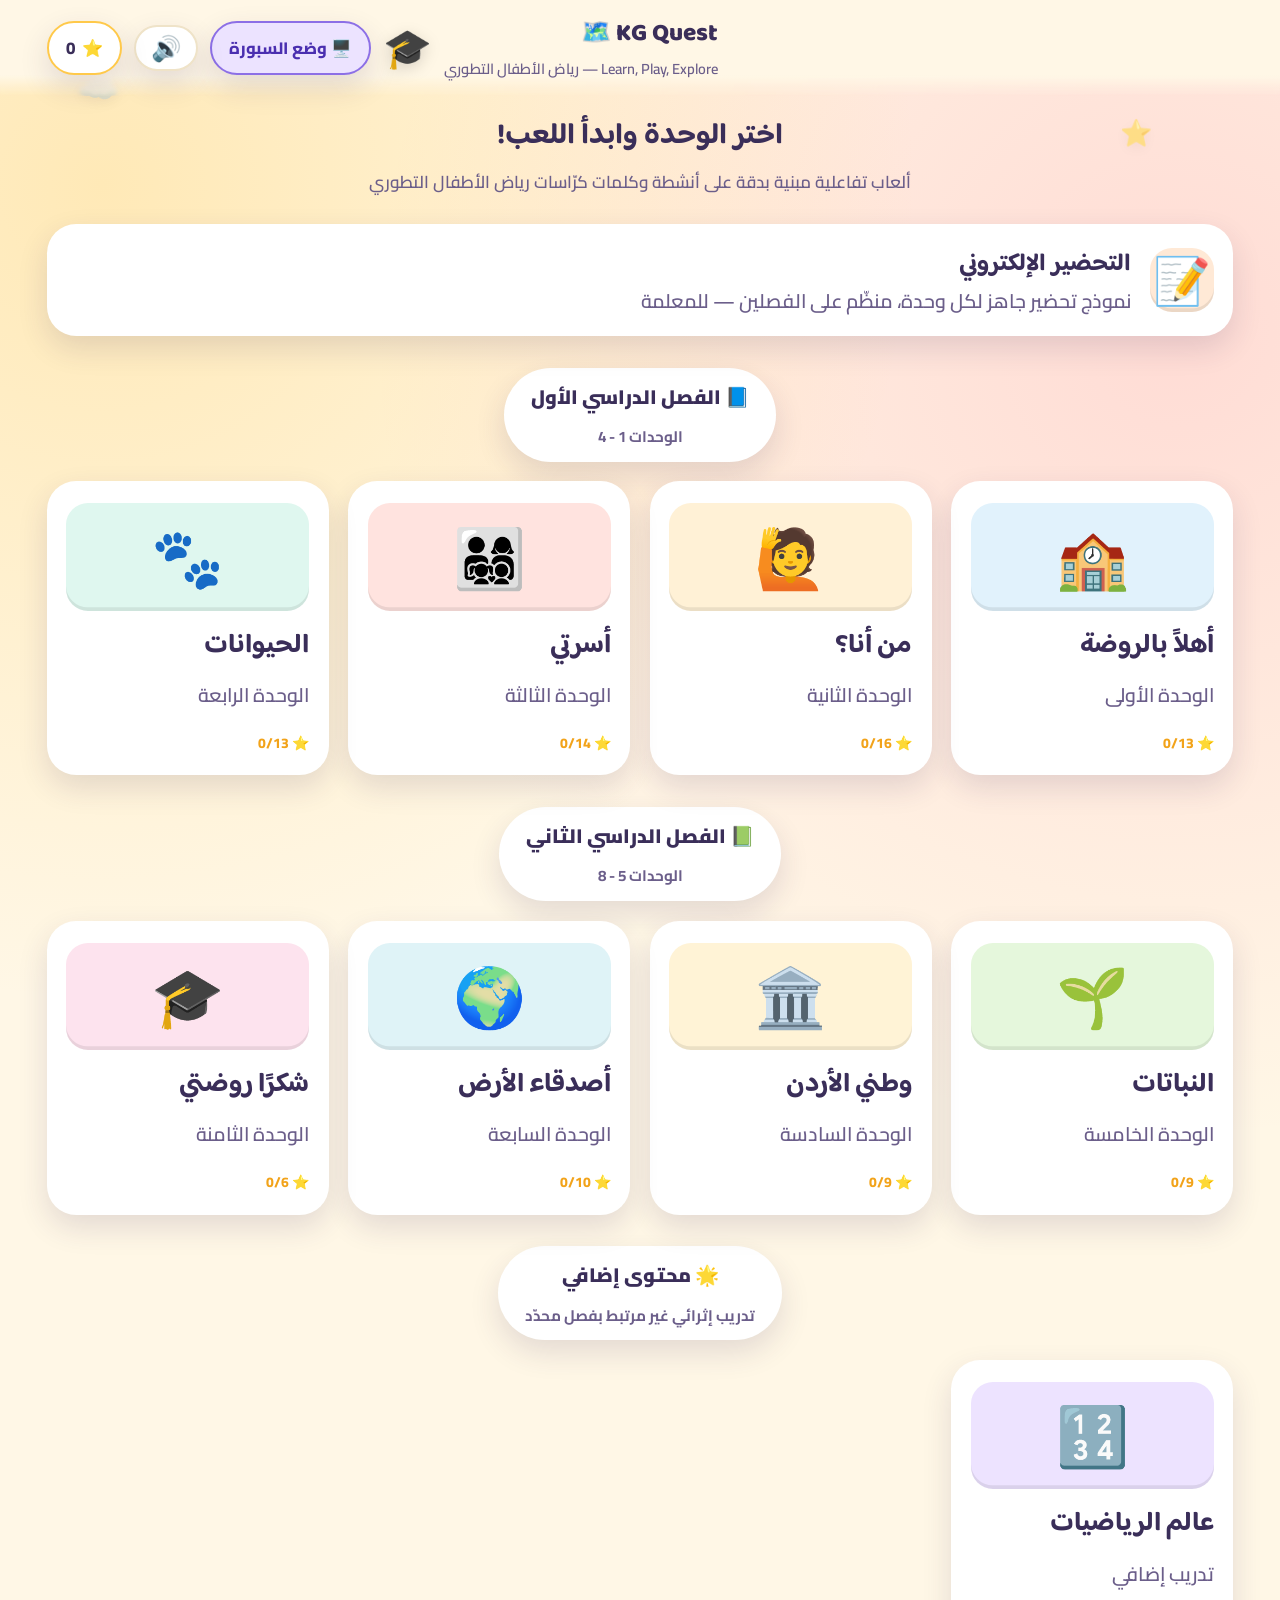
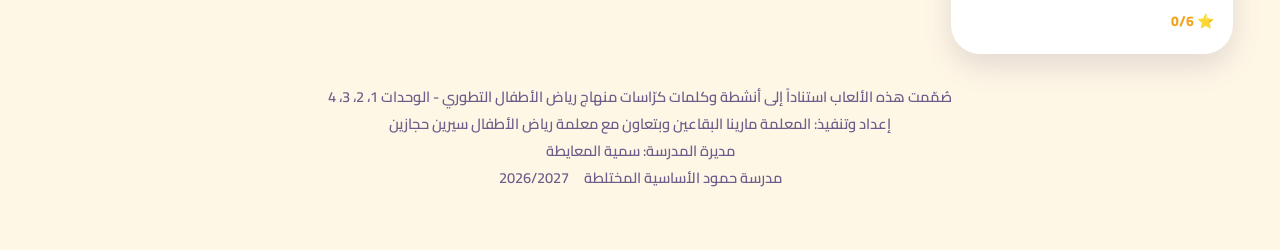
<file: index.html>
<!DOCTYPE html>
<html lang="ar" dir="rtl">
<head>
<meta charset="UTF-8">
<meta name="viewport" content="width=device-width, initial-scale=1, viewport-fit=cover">
<title>KG Quest 🗺️ - رحلة تعليمية لرياض الأطفال</title>
<link rel="manifest" href="manifest.json">
<meta name="theme-color" content="#FFC94A">
<link rel="icon" href="icon-192.png">
<link rel="apple-touch-icon" href="icon-192.png">
<link rel="preconnect" href="https://fonts.googleapis.com">
<link href="https://fonts.googleapis.com/css2?family=Baloo+Bhaijaan+2:wght@500;600;700;800&family=Cairo:wght@400;600;700;800&display=swap" rel="stylesheet">
<link rel="stylesheet" href="style.css">
</head>
<body>
<div class="sky-decor" aria-hidden="true">
  <span class="d1">☁️</span>
  <span class="d2">⭐</span>
  <span class="d3">☁️</span>
  <span class="d4">🌟</span>
  <span class="d5">☁️</span>
</div>


<div class="appbar">
  <div class="appbar-inner">
    <button class="back-btn" id="backBtn">⬅ رجوع</button>
    <div class="brand" style="margin-inline-start:auto;">
      <div class="brand-text" style="text-align:left;">
        <h1 style="text-align:right;">KG Quest 🗺️</h1>
        <p style="text-align:right;">Learn, Play, Explore — رياض الأطفال التطوري</p>
      </div>
      <div class="brand-emoji">🎓</div>
    </div>
    <button class="board-toggle" id="boardToggle" aria-pressed="false" title="تكبير المحتوى للسبورة الذكية">🖥️ وضع السبورة</button>
    <div class="stars">⭐ <span id="starsCount">0</span></div>
  </div>
</div>

<div class="wrap">

  <!-- HOME: unit picker -->
  <section class="screen active" id="screen-home">
    <div class="hub-hero">
      <h2>اختر الوحدة وابدأ اللعب!</h2>
      <p>ألعاب تفاعلية مبنية بدقة على أنشطة وكلمات كرّاسات رياض الأطفال التطوري</p>
    </div>

    <button class="card prep-entry" onclick="openPrepHome()">
      <div class="badge">📝</div>
      <div class="prep-entry-text"><h3>التحضير الإلكتروني</h3><p>نموذج تحضير جاهز لكل وحدة، منظّم على الفصلين — للمعلمة</p></div>
    </button>

    <div class="term-section">
      <div class="term-head-wrap">
        <span class="term-head">📘 الفصل الدراسي الأول
          <span class="term-sub">الوحدات 1 - 4</span>
        </span>
      </div>
      <div class="grid units">
        <button class="card unit-card u1" onclick="openUnit(1)">
          <div class="badge">🏫</div><h3>أهلاً بالروضة</h3><p>الوحدة الأولى</p><span class="unit-progress" id="progress-u1"></span>
        </button>
        <button class="card unit-card u2" onclick="openUnit(2)">
          <div class="badge">🙋</div><h3>من أنا؟</h3><p>الوحدة الثانية</p><span class="unit-progress" id="progress-u2"></span>
        </button>
        <button class="card unit-card u3" onclick="openUnit(3)">
          <div class="badge">👨‍👩‍👧‍👦</div><h3>أسرتي</h3><p>الوحدة الثالثة</p><span class="unit-progress" id="progress-u3"></span>
        </button>
        <button class="card unit-card u4" onclick="openUnit(4)">
          <div class="badge">🐾</div><h3>الحيوانات</h3><p>الوحدة الرابعة</p><span class="unit-progress" id="progress-u4"></span>
        </button>
      </div>
    </div>

    <div class="term-section">
      <div class="term-head-wrap">
        <span class="term-head">📗 الفصل الدراسي الثاني
          <span class="term-sub">الوحدات 5 - 8</span>
        </span>
      </div>
      <div class="grid units">
        <button class="card unit-card u5" onclick="openUnit(5)">
          <div class="badge">🌱</div><h3>النباتات</h3><p>الوحدة الخامسة</p><span class="unit-progress" id="progress-u5"></span>
        </button>
        <button class="card unit-card u6" onclick="openUnit(6)">
          <div class="badge">🏛️</div><h3>وطني الأردن</h3><p>الوحدة السادسة</p><span class="unit-progress" id="progress-u6"></span>
        </button>
        <button class="card unit-card u7" onclick="openUnit(7)">
          <div class="badge">🌍</div><h3>أصدقاء الأرض</h3><p>الوحدة السابعة</p><span class="unit-progress" id="progress-u7"></span>
        </button>
        <button class="card unit-card u8" onclick="openUnit(8)">
          <div class="badge">🎓</div><h3>شكرًا روضتي</h3><p>الوحدة الثامنة</p><span class="unit-progress" id="progress-u8"></span>
        </button>
      </div>
    </div>

    <div class="term-section">
      <div class="term-head-wrap">
        <span class="term-head">🌟 محتوى إضافي
          <span class="term-sub">تدريب إثرائي غير مرتبط بفصل محدّد</span>
        </span>
      </div>
      <div class="grid units">
        <button class="card unit-card umath" onclick="openUnit('math')">
          <div class="badge">🔢</div><h3>عالم الرياضيات</h3><p>تدريب إضافي</p><span class="unit-progress" id="progress-umath"></span>
        </button>
      </div>
    </div>
  </section>

  <!-- UNIT 1 HUB -->
  <section class="screen" id="screen-unit1">
    <div class="hub-hero"><h2>🏫 أهلاً بالروضة</h2><p>حرف الألف، حرف الواو، أدوات الروضة، والعدد واحد</p><span class="term-sub" style="display:block;margin-top:4px;">📘 الفصل الدراسي الأول</span></div>
    <div class="grid">
      <button class="card u1" onclick="startAlefQuiz()"><span class="stars-earned" id="stars-u1-alef"></span><div class="badge">🔤</div><h3>حرف الألف (ا)</h3><p>اكتشف الكلمات التي تحتوي على حرف (ا): تفاح، دائرة، قطار، غزال</p></button>
      <button class="card u1" onclick="startWawQuiz()"><span class="stars-earned" id="stars-u1-waw"></span><div class="badge">🔤</div><h3>حرف الواو (و)</h3><p>اكتشف الكلمات التي تحتوي على حرف (و): ورق، خروف، جرو، فول</p></button>
      <button class="card u1" onclick="startU1English()"><span class="stars-earned" id="stars-u1-english"></span><div class="badge">🔤</div><h3>English Letters: A, C</h3><p>cat, cake, car, ant, ax, apple</p></button>
      <button class="card u1" onclick="startSchoolTools()"><span class="stars-earned" id="stars-u1-tools"></span><div class="badge">🎒</div><h3>أدوات الروضة</h3><p>طابق كل أداة بما يرتبط بها</p></button>
      <button class="card u1" onclick="startOddOne()"><span class="stars-earned" id="stars-u1-odd"></span><div class="badge">🔍</div><h3>الشيء المختلف</h3><p>ابحث عن العنصر المختلف بين مجموعة متشابهة</p></button>
      <button class="card u1" onclick="startNumberOne()"><span class="stars-earned" id="stars-u1-numberone"></span><div class="badge">1️⃣</div><h3>العدد واحد</h3><p>ميّز المجموعة التي تحتوي على عنصر واحد فقط</p></button>
      <button class="card u1" onclick="startU1Numbers()"><span class="stars-earned" id="stars-u1-numbers"></span><div class="badge">🔢</div><h3>أعدّ معي</h3><p>عدّ أدوات الروضة من 1 إلى 3</p></button>
      <button class="card u1" onclick="startU1Pattern()"><span class="stars-earned" id="stars-u1-pattern"></span><div class="badge">🧩</div><h3>أكمل النمط</h3><p>لاحظ التكرار وأكمل الشكل الناقص</p></button>
    </div>
  </section>

  <!-- UNIT 2 HUB -->
  <section class="screen" id="screen-unit2">
    <div class="hub-hero"><h2>🙋 من أنا؟</h2><p>حواسي، حروفي، جسمي، الأشكال، وغذائي الصحي</p><span class="term-sub" style="display:block;margin-top:4px;">📘 الفصل الدراسي الأول</span></div>
    <div class="grid">
      <button class="card u2" onclick="startSenses()"><span class="stars-earned" id="stars-u2-senses"></span><div class="badge">🖐️</div><h3>حواسي الخمس</h3><p>طابق كل عضو بما يفعله</p></button>
      <button class="card u2" onclick="startU2Letters()"><span class="stars-earned" id="stars-u2-letters"></span><div class="badge">🔤</div><h3>حروف ي ب م ف</h3><p>اكتشف الحروف في كلمات: دمية، برتقالة، ليمون، فيل</p></button>
      <button class="card u2" onclick="startU2English()"><span class="stars-earned" id="stars-u2-english"></span><div class="badge">🔤</div><h3>English Letters: T,D,M,H</h3><p>table, tiger, duck, dog, milk, monkey, hat, hen, house</p></button>
      <button class="card u2" onclick="startDressChild()"><span class="stars-earned" id="stars-u2-dress"></span><div class="badge">🧢</div><h3>أجزاء جسمي</h3><p>طابق كل قطعة ملابس بمكانها على الجسم</p></button>
      <button class="card u2" onclick="startU2Numbers()"><span class="stars-earned" id="stars-u2-numbers"></span><div class="badge">🔢</div><h3>أعدّ معي</h3><p>عدّ العناصر واختر الرقم الصحيح (2-5)</p></button>
      <button class="card u2" onclick="startShapes()"><span class="stars-earned" id="stars-u2-shapes"></span><div class="badge">🔺</div><h3>الأشكال الهندسية</h3><p>ميّز المثلث والدائرة والمربع</p></button>
      <button class="card u2" onclick="startFood()"><span class="stars-earned" id="stars-u2-food"></span><div class="badge">🍎</div><h3>غذائي الصحي</h3><p>صنّف الطعام: صحي أم غير صحي؟</p></button>
      <button class="card u2" onclick="startDoctorTools()"><span class="stars-earned" id="stars-u2-doctor"></span><div class="badge">🩺</div><h3>أدوات الطبيب</h3><p>ساعد الطبيب واكتشف أدواته الطبية</p></button>
      <button class="card u2" onclick="startCleaningTools()"><span class="stars-earned" id="stars-u2-cleaning"></span><div class="badge">🧼</div><h3>أدوات النظافة</h3><p>طابق كل أداة نظافة بما يناسبها</p></button>
      <button class="card u2" onclick="openGameScreen('hazard');initHazard();"><span class="stars-earned" id="stars-u2-hazard"></span><div class="badge">⚠️</div><h3>احذر الخطر</h3><p>اكتشف الأدوات الخطرة في المنزل</p></button>
      <button class="card u2" onclick="startU2Pattern()"><span class="stars-earned" id="stars-u2-pattern"></span><div class="badge">🧩</div><h3>أكمل النمط</h3><p>لاحظ التكرار وأكمل الشكل الناقص</p></button>
    </div>
  </section>

  <!-- UNIT 3 HUB -->
  <section class="screen" id="screen-unit3">
    <div class="hub-hero"><h2>👨‍👩‍👧‍👦 أسرتي</h2><p>حروف أسرتي، الأعمار، المهن، بيتي، والأعداد</p><span class="term-sub" style="display:block;margin-top:4px;">📘 الفصل الدراسي الأول</span></div>
    <div class="grid">
      <button class="card u3" onclick="startU3Letters()"><span class="stars-earned" id="stars-u3-letters"></span><div class="badge">🔤</div><h3>حروف س ر ت ش</h3><p>اكتشف الحروف في كلمات: سلحفاة، رمانة، تاج، شجرة</p></button>
      <button class="card u3" onclick="startU3English()"><span class="stars-earned" id="stars-u3-english"></span><div class="badge">🔤</div><h3>English Letters: S,N,O,P</h3><p>sun, snake, star, nest, nose, net, ox, octopus, orange, pen, panda, parrot</p></button>
      <button class="card u3" onclick="startAgeQuiz()"><span class="stars-earned" id="stars-u3-age"></span><div class="badge">👶</div><h3>الأصغر والأكبر</h3><p>من الأصغر سناً؟ ومن الأكبر؟</p></button>
      <button class="card u3" onclick="startProfessions()"><span class="stars-earned" id="stars-u3-professions"></span><div class="badge">🧰</div><h3>أصحاب المهن</h3><p>طابق كل مهنة بالأداة الخاصة بها</p></button>
      <button class="card u3" onclick="startPlaces()"><span class="stars-earned" id="stars-u3-places"></span><div class="badge">🏠</div><h3>غرف بيتي</h3><p>طابق كل قطعة أثاث بمكانها الصحيح في البيت</p></button>
      <button class="card u3" onclick="startTrueColors()"><span class="stars-earned" id="stars-u3-colors"></span><div class="badge">🎨</div><h3>الألوان الحقيقية</h3><p>اختر اللون الحقيقي لكل عنصر</p></button>
      <button class="card u3" onclick="startU3Numbers()"><span class="stars-earned" id="stars-u3-numbers"></span><div class="badge">🔢</div><h3>أعدّ معي</h3><p>عدّ من 6 إلى 9</p></button>
      <button class="card u3" onclick="startOrderNumbers()"><span class="stars-earned" id="stars-u3-orderNumbers"></span><div class="badge">📶</div><h3>رتّب الأعداد</h3><p>رتّب الأعداد من الأصغر إلى الأكبر</p></button>
      <button class="card u3" onclick="startU3Pattern()"><span class="stars-earned" id="stars-u3-pattern"></span><div class="badge">🧩</div><h3>أكمل النمط</h3><p>لاحظ التكرار وأكمل الشكل الناقص</p></button>
    </div>
  </section>

  <!-- UNIT 4 HUB -->
  <section class="screen" id="screen-unit4">
    <div class="hub-hero"><h2>🐾 الحيوانات</h2><p>حروف حيواناتي، الأمهات وصغارها، الموطن، ودورة الحياة</p><span class="term-sub" style="display:block;margin-top:4px;">📘 الفصل الدراسي الأول</span></div>
    <div class="grid">
      <button class="card u4" onclick="startU4Letters()"><span class="stars-earned" id="stars-u4-letters"></span><div class="badge">🔤</div><h3>حروف ن د ح ع</h3><p>اكتشف الحروف في كلمات: عنب، دجاجة، حوت، دعسوقة</p></button>
      <button class="card u4" onclick="startU4English()"><span class="stars-earned" id="stars-u4-english"></span><div class="badge">🔤</div><h3>English Letters: E,B,F,I</h3><p>egg, elephant, bird, book, banana, fish, flower, insect, ink</p></button>
      <button class="card u4" onclick="startBabies()"><span class="stars-earned" id="stars-u4-babies"></span><div class="badge">🐣</div><h3>أمهات وصغار</h3><p>طابق كل حيوان بصغيره</p></button>
      <button class="card u4" onclick="startHabitat()"><span class="stars-earned" id="stars-u4-habitat"></span><div class="badge">🌊</div><h3>بحري أم بري؟</h3><p>صنّف الحيوانات حسب موطنها</p></button>
      <button class="card u4" onclick="startInsects()"><span class="stars-earned" id="stars-u4-insects"></span><div class="badge">🐝</div><h3>نافعة أم ضارة</h3><p>صنّف الحشرات النافعة والضارة</p></button>
      <button class="card u4" onclick="startLifecycle()"><span class="stars-earned" id="stars-u4-lifecycle"></span><div class="badge">🔄</div><h3>رتّب الترتيب</h3><p>رتّب دورة حياة الدجاجة وأحداث يومي</p></button>
      <button class="card u4" onclick="startU4Numbers()"><span class="stars-earned" id="stars-u4-numbers"></span><div class="badge">🔢</div><h3>أعدّ معي</h3><p>عدّ الحيوانات من 1 إلى 3</p></button>
      <button class="card u4" onclick="startU4Pattern()"><span class="stars-earned" id="stars-u4-pattern"></span><div class="badge">🧩</div><h3>أكمل النمط</h3><p>لاحظ التكرار وأكمل الشكل الناقص</p></button>
    </div>
  </section>

  <!-- UNIT 5 HUB -->
  <section class="screen" id="screen-unit5">
    <div class="hub-hero"><h2>🌱 النباتات</h2><p>حروف ل ز ج، English G K، أعداد 10-12، وعالم النبات</p><span class="term-sub" style="display:block;margin-top:4px;">📗 الفصل الدراسي الثاني</span></div>
    <div class="grid" id="grid-unit5"></div>
  </section>

  <!-- UNIT 6 HUB -->
  <section class="screen" id="screen-unit6">
    <div class="hub-hero"><h2>🏛️ وطني الأردن</h2><p>حروف ق خ غ، English L U، أعداد 13-15، ومعالم وطني</p><span class="term-sub" style="display:block;margin-top:4px;">📗 الفصل الدراسي الثاني</span></div>
    <div class="grid" id="grid-unit6"></div>
  </section>

  <!-- UNIT 7 HUB -->
  <section class="screen" id="screen-unit7">
    <div class="hub-hero"><h2>🌍 أصدقاء الأرض</h2><p>حروف ذ ط ك ض، English Y W X Z، أعداد 17-20، وحافظ على الأرض</p><span class="term-sub" style="display:block;margin-top:4px;">📗 الفصل الدراسي الثاني</span></div>
    <div class="grid" id="grid-unit7"></div>
  </section>

  <!-- UNIT 8 HUB -->
  <section class="screen" id="screen-unit8">
    <div class="hub-hero"><h2>🎓 شكرًا روضتي</h2><p>حروف ظ هـ، ومهارات وقيم</p><span class="term-sub" style="display:block;margin-top:4px;">📗 الفصل الدراسي الثاني</span></div>
    <div class="grid" id="grid-unit8"></div>
  </section>

  <!-- MATH WORLD HUB -->
  <section class="screen" id="screen-unitmath">
    <div class="hub-hero"><h2>🔢 عالم الرياضيات</h2><p>الجمع والطرح، الأشكال، الأنماط، المقارنة، الترتيب، والقفز بالعشرات</p><span class="term-sub" style="display:block;margin-top:4px;">🌟 محتوى إضافي</span></div>
    <div class="grid" id="grid-unitmath"></div>
  </section>

  <!-- GENERIC: MATCH -->
  <section class="screen" id="screen-match">
    <div class="game-panel">
      <div class="game-title"><span class="emoji" id="match-icon">🖐️</span><h2 id="match-title">مطابقة</h2></div>
      <p class="progress-line" id="match-progress"></p>
      <p class="prompt" id="match-prompt">طابق كل عنصر بما يناسبه</p>
      <div class="match-cols"><div id="match-left"></div><div id="match-right"></div></div>
    </div>
  </section>

  <!-- GENERIC: QUIZ -->
  <section class="screen" id="screen-quiz">
    <div class="game-panel">
      <div class="game-title"><span class="emoji" id="quiz-icon">🔤</span><h2 id="quiz-title">سؤال</h2></div>
      <p class="progress-line" id="quiz-progress"></p>
      <div class="letter-big" id="quiz-header" style="display:none;"></div>
      <div class="objects-row" id="quiz-objects" style="display:none;"></div>
      <p class="prompt" id="quiz-prompt"></p>
      <p class="prompt-sub" id="quiz-sub" style="display:none;"></p>
      <div class="options-row" id="quiz-options"></div>
    </div>
  </section>

  <!-- GENERIC: COUNT -->
  <section class="screen" id="screen-count">
    <div class="game-panel">
      <div class="game-title"><span class="emoji" id="count-icon">🔢</span><h2 id="count-title">أعدّ معي</h2></div>
      <p class="progress-line" id="count-progress"></p>
      <p class="credit-line">تنفيذ: المعلمة مارينا البقاعين</p>
      <p class="prompt">اختر العدد الصحيح</p>
      <div class="objects-row" id="count-objects"></div>
      <div class="num-row" id="count-options"></div>
    </div>
  </section>

  <!-- GENERIC: SORT -->
  <section class="screen" id="screen-sort">
    <div class="game-panel">
      <div class="game-title"><span class="emoji" id="sort-icon">🍎</span><h2 id="sort-title">تصنيف</h2></div>
      <p class="progress-line" id="sort-progress"></p>
      <div class="stage">
        <span class="stage-emoji" id="sort-emoji">🍎</span>
        <span class="stage-name" id="sort-name">تفاحة</span>
      </div>
      <div class="choice-row">
        <button class="choice-btn a" id="sort-btnA" onclick="answerSort(true)">صحي</button>
        <button class="choice-btn b" id="sort-btnB" onclick="answerSort(false)">غير صحي</button>
      </div>
    </div>
  </section>

  <!-- GENERIC: ORDER -->
  <section class="screen" id="screen-order">
    <div class="game-panel">
      <div class="game-title"><span class="emoji" id="order-icon">🔄</span><h2 id="order-title">رتّب</h2></div>
      <p class="progress-line" id="order-progress"></p>
      <p class="prompt" id="order-prompt"></p>
      <div class="order-row" id="order-row"></div>
    </div>
  </section>

  <!-- GENERIC: PATTERN -->
  <section class="screen" id="screen-pattern">
    <div class="game-panel">
      <div class="game-title"><span class="emoji">🧩</span><h2>أكمل النمط</h2></div>
      <p class="progress-line" id="pattern-progress"></p>
      <p class="prompt">ما الشكل التالي في النمط؟</p>
      <div class="pattern-row" id="pattern-row"></div>
      <div class="options-row" id="pattern-options"></div>
    </div>
  </section>

  <!-- HAZARD (unit 2 special) -->
  <section class="screen" id="screen-hazard">
    <div class="game-panel">
      <div class="game-title"><span class="emoji">⚠️</span><h2>احذر الخطر</h2></div>
      <p class="prompt">انقر فقط على الأدوات الخطرة</p>
      <div class="hazard-meta"><span id="hazard-found">تم العثور: 0 / 4</span><span id="hazard-lives">❤️❤️❤️</span></div>
      <div class="hazard-grid" id="hazard-grid"></div>
    </div>
  </section>

  <!-- التحضير الإلكتروني -->
  <section class="screen" id="screen-prep-home">
    <div class="hub-hero"><h2>📝 التحضير الإلكتروني</h2><p>اختاري الوحدة لعرض خطة الدرس معبّأة وجاهزة للتعديل والطباعة</p></div>
    <div class="term-section">
      <div class="term-head-wrap"><span class="term-head">📘 الفصل الدراسي الأول<span class="term-sub">الوحدات 1 - 4</span></span></div>
      <div class="grid" id="prep-grid-1"></div>
    </div>
    <div class="term-section">
      <div class="term-head-wrap"><span class="term-head">📗 الفصل الدراسي الثاني<span class="term-sub">الوحدات 5 - 8</span></span></div>
      <div class="grid" id="prep-grid-2"></div>
    </div>
  </section>

  <!-- نموذج خطة الدرس (مطابق للنموذج الرسمي QF71-1-47) -->
  <section class="screen" id="screen-prep-form">
    <div class="game-panel prep-sheet" id="prepSheet">
      <h2 style="text-align:center;margin:0 0 14px;">خطة الدرس</h2>

      <div class="prep-head-grid">
        <div class="full"><strong>اسم المدرسة:</strong> <input type="text" id="f-schoolName" placeholder="مثال: روضة ..."><br><strong>مديرة المدرسة:</strong> سمية المعايطة</div>
        <div><strong>المبحث:</strong> منهاج رياض الأطفال التطوري</div>
        <div><strong>عنوان الوحدة:</strong> <span id="prep-unit-title"></span></div>
        <div class="full"><strong>عدد الحصص:</strong> <input type="text" id="f-sessionCount" placeholder="مثال: فعالية الحلقة الصباحية (اليوم الأول من الأسبوع الأول)"></div>
        <div class="full"><strong>موضوع الدرس:</strong> <input type="text" id="f-lessonTopic" placeholder="مثال: نشاط جسمي جميل / قصة حرف الياء"></div>
        <div class="full"><strong>التعلم القبلي:</strong> <input type="text" id="f-priorLearning" placeholder="مثال: القاء تحية الإسلام / حرفي المد (ا، و)"></div>
      </div>

      <div class="prep-outcomes">
        <div class="prep-outcomes-title">النتاجات التعليمية</div>
        <textarea id="f-outcomes" rows="4" placeholder="1- ...&#10;2- ...&#10;3- ..."></textarea>
      </div>

      <table class="prep-stage-table" dir="rtl">
        <thead>
          <tr>
            <th class="col-stage">المراحل</th>
            <th>دور المعلم</th>
            <th>دور المتعلم</th>
            <th class="col-time">الزمن</th>
          </tr>
        </thead>
        <tbody>
          <tr>
            <td class="prep-stage-name">1- التهيئة<br>والاندماج</td>
            <td data-label="دور المعلم"><textarea id="f-teacher-0" rows="3"></textarea></td>
            <td data-label="دور المتعلم"><textarea id="f-learner-0" rows="3"></textarea></td>
            <td data-label="الزمن"><input type="text" id="f-time-0" class="prep-time"></td>
          </tr>
          <tr>
            <td class="prep-stage-name">2- الشرح<br>والتفسير</td>
            <td data-label="دور المعلم"><textarea id="f-teacher-1" rows="4"></textarea></td>
            <td data-label="دور المتعلم"><textarea id="f-learner-1" rows="4"></textarea></td>
            <td data-label="الزمن"><input type="text" id="f-time-1" class="prep-time"></td>
          </tr>
          <tr>
            <td class="prep-stage-name">3- التوسع<br>ودعم التميز</td>
            <td data-label="دور المعلم"><textarea id="f-teacher-2" rows="3"></textarea></td>
            <td data-label="دور المتعلم"><textarea id="f-learner-2" rows="3"></textarea></td>
            <td data-label="الزمن"><input type="text" id="f-time-2" class="prep-time"></td>
          </tr>
          <tr>
            <td class="prep-stage-name">4- تأكيد<br>التعلم</td>
            <td data-label="دور المعلم"><textarea id="f-teacher-3" rows="2"></textarea></td>
            <td data-label="دور المتعلم"><textarea id="f-learner-3" rows="2"></textarea></td>
            <td data-label="الزمن"><input type="text" id="f-time-3" class="prep-time"></td>
          </tr>
        </tbody>
      </table>

      <div class="prep-footer-grid">
        <div class="prep-footer-left">
          <label>الصف/الشعبة<input type="text" id="f-classroom" placeholder="روضة 2 ( )"></label>
          <label>عدد الغياب/العدد الكلي<input type="text" id="f-attendance"></label>
          <label>ترتيب الحصة<input type="text" id="f-sessionOrder" placeholder="الحلقة الصباحية"></label>
          <label>اليوم والتاريخ<input type="text" id="f-dayDate" placeholder="الأحد - "></label>
        </div>
        <div class="prep-footer-right">
          <div class="prep-outcomes-title">التأمل الذاتي: حول عمليتي التعلم والتعليم</div>
          <textarea id="f-selfReflection" rows="5"></textarea>
        </div>
      </div>

      <div class="prep-signatures">
        <label>الاسم والتوقيع: المعلم<input type="text" id="f-teacherName"></label>
        <label>اخصائي المبحث<input type="text" id="f-subjectSpecialist"></label>
        <label>مديرة المدرسة<input type="text" id="f-schoolPrincipal"></label>
        <label>مستشار التطوير المدرسي<input type="text" id="f-schoolDevAdvisor"></label>
      </div>

      <div class="prep-actions">
        <button class="btn-again" onclick="savePrepSession()">💾 حفظ</button>
        <button class="btn-word" onclick="exportPrepToWord()">📄 تصدير Word</button>
        <button class="btn-home" onclick="window.print()">🖨️ طباعة</button>
      </div>
      <button class="prep-reset-link" onclick="resetPrepPlan()">↺ استرجاع الخطة الأصلية المعبّأة</button>
    </div>
  </section>

  <footer>صُمّمت هذه الألعاب استناداً إلى أنشطة وكلمات كرّاسات منهاج رياض الأطفال التطوري - الوحدات 1، 2، 3، 4<br>إعداد وتنفيذ: المعلمة مارينا البقاعين وبتعاون مع معلمة رياض الأطفال سيرين حجازين<br>مديرة المدرسة: سمية المعايطة<br>مدرسة حمود الأساسية المختلطة &nbsp;&nbsp;&nbsp; 2026/2027</footer>
</div>

<div class="modal-back" id="modalBack">
  <div class="modal">
    <span class="big-emoji">🎉</span>
    <h3>أحسنت!</h3>
    <p id="modalText">أكملت اللعبة بنجاح</p>
    <div class="modal-actions">
      <button class="btn-again" id="modalAgainBtn">العب مرة أخرى</button>
      <button class="btn-home" onclick="closeModal();backToUnit();">رجوع للوحدة</button>
    </div>
  </div>
</div>

<script src="app.js"></script>
<script src="extras.js"></script>
<script>
/* وضع السبورة الذكية: تكبير تلقائي حسب حجم الشاشة */
(function(){
  var root=document.documentElement, btn=document.getElementById('boardToggle');
  var KEY='kgquest_board_mode'; // 'on' | 'off' | null (تلقائي)
  function pref(){ try{return localStorage.getItem(KEY);}catch(e){return null;} }
  function setPref(v){ try{localStorage.setItem(KEY,v);}catch(e){} }
  function bigScreen(){ return window.innerWidth>=1000; }
  function apply(){
    var p=pref();
    var on = p==='on' || (p!=='off' && bigScreen());
    var k=Math.min(2.2, Math.max(1, Math.min(window.innerWidth/1050, window.innerHeight/600)));
    if(on && k>1.05){ root.classList.add('board'); root.style.setProperty('--k',k.toFixed(3)); }
    else { root.classList.remove('board'); root.style.removeProperty('--k'); }
    if(btn){
      btn.classList.toggle('show', window.innerWidth>=800);
      btn.setAttribute('aria-pressed', root.classList.contains('board')?'true':'false');
    }
  }
  if(btn) btn.addEventListener('click',function(){
    setPref(root.classList.contains('board')?'off':'on'); apply();
  });
  window.addEventListener('resize',apply);
  apply();
})();
</script>
<script>
if ('serviceWorker' in navigator) {
  window.addEventListener('load', () => {
    navigator.serviceWorker.register('./sw.js');
  });
}
</script>
</body>
</html>
</file>
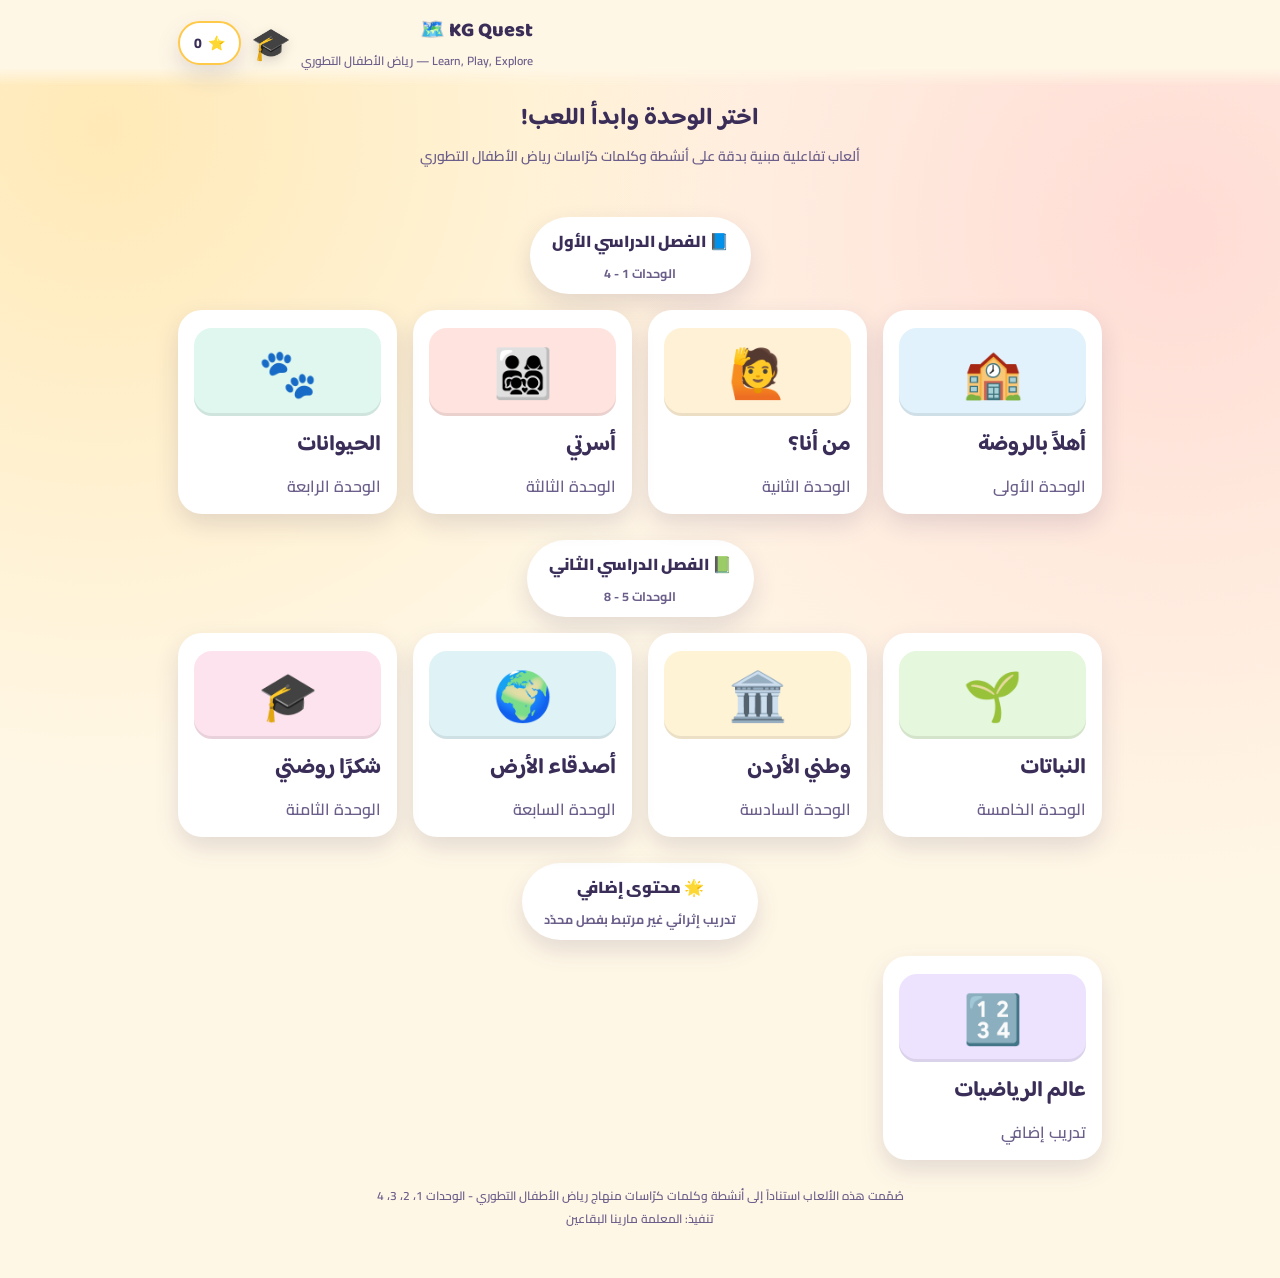
<file: index .html>
<!DOCTYPE html>
<html lang="ar" dir="rtl">
<head>
<meta charset="UTF-8">
<meta name="viewport" content="width=device-width, initial-scale=1, viewport-fit=cover">
<title>KG Quest 🗺️ - رحلة تعليمية لرياض الأطفال</title>
<link rel="preconnect" href="https://fonts.googleapis.com">
<link href="https://fonts.googleapis.com/css2?family=Baloo+Bhaijaan+2:wght@500;600;700;800&family=Cairo:wght@400;600;700;800&display=swap" rel="stylesheet">
<link rel="stylesheet" href="style.css">

</head>
<body>

<div class="appbar">
  <div class="appbar-inner">
    <button class="back-btn" id="backBtn">⬅ رجوع</button>
    <div class="brand" style="margin-inline-start:auto;">
      <div class="brand-text" style="text-align:left;">
        <h1 style="text-align:right;">KG Quest 🗺️</h1>
        <p style="text-align:right;">Learn, Play, Explore — رياض الأطفال التطوري</p>
      </div>
      <div class="brand-emoji">🎓</div>
    </div>
    <div class="stars">⭐ <span id="starsCount">0</span></div>
  </div>
</div>

<div class="wrap">

  <!-- HOME: unit picker -->
  <section class="screen active" id="screen-home">
    <div class="hub-hero">
      <h2>اختر الوحدة وابدأ اللعب!</h2>
      <p>ألعاب تفاعلية مبنية بدقة على أنشطة وكلمات كرّاسات رياض الأطفال التطوري</p>
    </div>

    <div class="term-section">
      <div class="term-head-wrap">
        <span class="term-head">📘 الفصل الدراسي الأول
          <span class="term-sub">الوحدات 1 - 4</span>
        </span>
      </div>
      <div class="grid units">
        <button class="card unit-card u1" onclick="openUnit(1)">
          <div class="badge">🏫</div><h3>أهلاً بالروضة</h3><p>الوحدة الأولى</p>
        </button>
        <button class="card unit-card u2" onclick="openUnit(2)">
          <div class="badge">🙋</div><h3>من أنا؟</h3><p>الوحدة الثانية</p>
        </button>
        <button class="card unit-card u3" onclick="openUnit(3)">
          <div class="badge">👨‍👩‍👧‍👦</div><h3>أسرتي</h3><p>الوحدة الثالثة</p>
        </button>
        <button class="card unit-card u4" onclick="openUnit(4)">
          <div class="badge">🐾</div><h3>الحيوانات</h3><p>الوحدة الرابعة</p>
        </button>
      </div>
    </div>

    <div class="term-section">
      <div class="term-head-wrap">
        <span class="term-head">📗 الفصل الدراسي الثاني
          <span class="term-sub">الوحدات 5 - 8</span>
        </span>
      </div>
      <div class="grid units">
        <button class="card unit-card u5" onclick="openUnit(5)">
          <div class="badge">🌱</div><h3>النباتات</h3><p>الوحدة الخامسة</p>
        </button>
        <button class="card unit-card u6" onclick="openUnit(6)">
          <div class="badge">🏛️</div><h3>وطني الأردن</h3><p>الوحدة السادسة</p>
        </button>
        <button class="card unit-card u7" onclick="openUnit(7)">
          <div class="badge">🌍</div><h3>أصدقاء الأرض</h3><p>الوحدة السابعة</p>
        </button>
        <button class="card unit-card u8" onclick="openUnit(8)">
          <div class="badge">🎓</div><h3>شكرًا روضتي</h3><p>الوحدة الثامنة</p>
        </button>
      </div>
    </div>

    <div class="term-section">
      <div class="term-head-wrap">
        <span class="term-head">🌟 محتوى إضافي
          <span class="term-sub">تدريب إثرائي غير مرتبط بفصل محدّد</span>
        </span>
      </div>
      <div class="grid units">
        <button class="card unit-card umath" onclick="openUnit('math')">
          <div class="badge">🔢</div><h3>عالم الرياضيات</h3><p>تدريب إضافي</p>
        </button>
      </div>
    </div>
  </section>

  <!-- UNIT 1 HUB -->
  <section class="screen" id="screen-unit1">
    <div class="hub-hero"><h2>🏫 أهلاً بالروضة</h2><p>حرف الألف، حرف الواو، أدوات الروضة، والعدد واحد</p><span class="term-sub" style="display:block;margin-top:4px;">📘 الفصل الدراسي الأول</span></div>
    <div class="grid">
      <button class="card u1" onclick="startAlefQuiz()"><span class="stars-earned" id="stars-u1-alef"></span><div class="badge">🔤</div><h3>حرف الألف (ا)</h3><p>اكتشف الكلمات التي تحتوي على حرف (ا): تفاح، دائرة، قطار، غزال</p></button>
      <button class="card u1" onclick="startWawQuiz()"><span class="stars-earned" id="stars-u1-waw"></span><div class="badge">🔤</div><h3>حرف الواو (و)</h3><p>اكتشف الكلمات التي تحتوي على حرف (و): ورق، خروف، جرو، فول</p></button>
      <button class="card u1" onclick="startU1English()"><span class="stars-earned" id="stars-u1-english"></span><div class="badge">🔤</div><h3>English Letters: A, C</h3><p>cat, cake, car, ant, ax, apple</p></button>
      <button class="card u1" onclick="startSchoolTools()"><span class="stars-earned" id="stars-u1-tools"></span><div class="badge">🎒</div><h3>أدوات الروضة</h3><p>صِل كل أداة بما يرتبط بها</p></button>
      <button class="card u1" onclick="startOddOne()"><span class="stars-earned" id="stars-u1-odd"></span><div class="badge">🔍</div><h3>الشيء المختلف</h3><p>ابحث عن العنصر المختلف بين مجموعة متشابهة</p></button>
      <button class="card u1" onclick="startNumberOne()"><span class="stars-earned" id="stars-u1-numberone"></span><div class="badge">1️⃣</div><h3>العدد واحد</h3><p>ميّز المجموعة التي تحتوي على عنصر واحد فقط</p></button>
      <button class="card u1" onclick="startU1Numbers()"><span class="stars-earned" id="stars-u1-numbers"></span><div class="badge">🔢</div><h3>أعدّ معي</h3><p>عدّ أدوات الروضة من 1 إلى 3</p></button>
      <button class="card u1" onclick="startU1Pattern()"><span class="stars-earned" id="stars-u1-pattern"></span><div class="badge">🧩</div><h3>أكمل النمط</h3><p>لاحظ التكرار وأكمل الشكل الناقص</p></button>
    </div>
  </section>

  <!-- UNIT 2 HUB -->
  <section class="screen" id="screen-unit2">
    <div class="hub-hero"><h2>🙋 من أنا؟</h2><p>حواسي، حروفي، جسمي، الأشكال، وغذائي الصحي</p><span class="term-sub" style="display:block;margin-top:4px;">📘 الفصل الدراسي الأول</span></div>
    <div class="grid">
      <button class="card u2" onclick="startSenses()"><span class="stars-earned" id="stars-u2-senses"></span><div class="badge">🖐️</div><h3>حواسي الخمس</h3><p>صِل كل عضو بما يفعله</p></button>
      <button class="card u2" onclick="startU2Letters()"><span class="stars-earned" id="stars-u2-letters"></span><div class="badge">🔤</div><h3>حروف ي ب م ف</h3><p>اكتشف الحروف في كلمات: دمية، برتقالة، ليمون، فيل</p></button>
      <button class="card u2" onclick="startU2English()"><span class="stars-earned" id="stars-u2-english"></span><div class="badge">🔤</div><h3>English Letters: T,D,M,H</h3><p>table, tiger, duck, dog, milk, monkey, hat, hen, house</p></button>
      <button class="card u2" onclick="startDressChild()"><span class="stars-earned" id="stars-u2-dress"></span><div class="badge">🧢</div><h3>أجزاء جسمي</h3><p>صِل كل قطعة ملابس بمكانها على الجسم</p></button>
      <button class="card u2" onclick="startU2Numbers()"><span class="stars-earned" id="stars-u2-numbers"></span><div class="badge">🔢</div><h3>أعدّ معي</h3><p>عدّ العناصر واختر الرقم الصحيح (2-5)</p></button>
      <button class="card u2" onclick="startShapes()"><span class="stars-earned" id="stars-u2-shapes"></span><div class="badge">🔺</div><h3>الأشكال الهندسية</h3><p>ميّز المثلث والدائرة والمربع</p></button>
      <button class="card u2" onclick="startFood()"><span class="stars-earned" id="stars-u2-food"></span><div class="badge">🍎</div><h3>غذائي الصحي</h3><p>صنّف الطعام: صحي أم غير صحي؟</p></button>
      <button class="card u2" onclick="startDoctorTools()"><span class="stars-earned" id="stars-u2-doctor"></span><div class="badge">🩺</div><h3>أدوات الطبيب</h3><p>ساعد الطبيب واكتشف أدواته الطبية</p></button>
      <button class="card u2" onclick="startCleaningTools()"><span class="stars-earned" id="stars-u2-cleaning"></span><div class="badge">🧼</div><h3>أدوات النظافة</h3><p>صِل كل أداة نظافة بما يناسبها</p></button>
      <button class="card u2" onclick="openGameScreen('hazard');initHazard();"><span class="stars-earned" id="stars-u2-hazard"></span><div class="badge">⚠️</div><h3>احذر الخطر</h3><p>اكتشف الأدوات الخطرة في المنزل</p></button>
      <button class="card u2" onclick="startU2Pattern()"><span class="stars-earned" id="stars-u2-pattern"></span><div class="badge">🧩</div><h3>أكمل النمط</h3><p>لاحظ التكرار وأكمل الشكل الناقص</p></button>
    </div>
  </section>

  <!-- UNIT 3 HUB -->
  <section class="screen" id="screen-unit3">
    <div class="hub-hero"><h2>👨‍👩‍👧‍👦 أسرتي</h2><p>حروف أسرتي، الأعمار، المهن، بيتي، والأعداد</p><span class="term-sub" style="display:block;margin-top:4px;">📘 الفصل الدراسي الأول</span></div>
    <div class="grid">
      <button class="card u3" onclick="startU3Letters()"><span class="stars-earned" id="stars-u3-letters"></span><div class="badge">🔤</div><h3>حروف س ر ت ش</h3><p>اكتشف الحروف في كلمات: سلحفاة، رمانة، تاج، شجرة</p></button>
      <button class="card u3" onclick="startU3English()"><span class="stars-earned" id="stars-u3-english"></span><div class="badge">🔤</div><h3>English Letters: S,N,O,P</h3><p>sun, snake, star, nest, nose, net, ox, octopus, orange, pen, panda, parrot</p></button>
      <button class="card u3" onclick="startAgeQuiz()"><span class="stars-earned" id="stars-u3-age"></span><div class="badge">👶</div><h3>الأصغر والأكبر</h3><p>من الأصغر سناً؟ ومن الأكبر؟</p></button>
      <button class="card u3" onclick="startProfessions()"><span class="stars-earned" id="stars-u3-professions"></span><div class="badge">🧰</div><h3>أصحاب المهن</h3><p>صِل كل مهنة بالأداة الخاصة بها</p></button>
      <button class="card u3" onclick="startPlaces()"><span class="stars-earned" id="stars-u3-places"></span><div class="badge">🏠</div><h3>غرف بيتي</h3><p>صِل كل قطعة أثاث بمكانها الصحيح في البيت</p></button>
      <button class="card u3" onclick="startTrueColors()"><span class="stars-earned" id="stars-u3-colors"></span><div class="badge">🎨</div><h3>الألوان الحقيقية</h3><p>اختر اللون الحقيقي لكل عنصر</p></button>
      <button class="card u3" onclick="startU3Numbers()"><span class="stars-earned" id="stars-u3-numbers"></span><div class="badge">🔢</div><h3>أعدّ معي</h3><p>عدّ من 6 إلى 9</p></button>
      <button class="card u3" onclick="startOrderNumbers()"><span class="stars-earned" id="stars-u3-orderNumbers"></span><div class="badge">📶</div><h3>رتّب الأعداد</h3><p>رتّب الأعداد من الأصغر إلى الأكبر</p></button>
      <button class="card u3" onclick="startU3Pattern()"><span class="stars-earned" id="stars-u3-pattern"></span><div class="badge">🧩</div><h3>أكمل النمط</h3><p>لاحظ التكرار وأكمل الشكل الناقص</p></button>
    </div>
  </section>

  <!-- UNIT 4 HUB -->
  <section class="screen" id="screen-unit4">
    <div class="hub-hero"><h2>🐾 الحيوانات</h2><p>حروف حيواناتي، الأمهات وصغارها، الموطن، ودورة الحياة</p><span class="term-sub" style="display:block;margin-top:4px;">📘 الفصل الدراسي الأول</span></div>
    <div class="grid">
      <button class="card u4" onclick="startU4Letters()"><span class="stars-earned" id="stars-u4-letters"></span><div class="badge">🔤</div><h3>حروف ن د ح ع</h3><p>اكتشف الحروف في كلمات: عنب، دجاجة، حوت، دعسوقة</p></button>
      <button class="card u4" onclick="startU4English()"><span class="stars-earned" id="stars-u4-english"></span><div class="badge">🔤</div><h3>English Letters: E,B,F,I</h3><p>egg, elephant, bird, book, banana, fish, flower, insect, ink</p></button>
      <button class="card u4" onclick="startBabies()"><span class="stars-earned" id="stars-u4-babies"></span><div class="badge">🐣</div><h3>أمهات وصغار</h3><p>صِل كل حيوان بصغيره</p></button>
      <button class="card u4" onclick="startHabitat()"><span class="stars-earned" id="stars-u4-habitat"></span><div class="badge">🌊</div><h3>بحري أم بري؟</h3><p>صنّف الحيوانات حسب موطنها</p></button>
      <button class="card u4" onclick="startInsects()"><span class="stars-earned" id="stars-u4-insects"></span><div class="badge">🐝</div><h3>نافعة أم ضارة</h3><p>صنّف الحشرات النافعة والضارة</p></button>
      <button class="card u4" onclick="startLifecycle()"><span class="stars-earned" id="stars-u4-lifecycle"></span><div class="badge">🔄</div><h3>رتّب الترتيب</h3><p>رتّب دورة حياة الدجاجة وأحداث يومي</p></button>
      <button class="card u4" onclick="startU4Numbers()"><span class="stars-earned" id="stars-u4-numbers"></span><div class="badge">🔢</div><h3>أعدّ معي</h3><p>عدّ الحيوانات من 1 إلى 3</p></button>
      <button class="card u4" onclick="startU4Pattern()"><span class="stars-earned" id="stars-u4-pattern"></span><div class="badge">🧩</div><h3>أكمل النمط</h3><p>لاحظ التكرار وأكمل الشكل الناقص</p></button>
    </div>
  </section>

  <!-- UNIT 5 HUB -->
  <section class="screen" id="screen-unit5">
    <div class="hub-hero"><h2>🌱 النباتات</h2><p>حروف ل ز ج، English G K، أعداد 10-12، وعالم النبات</p><span class="term-sub" style="display:block;margin-top:4px;">📗 الفصل الدراسي الثاني</span></div>
    <div class="grid" id="grid-unit5"></div>
  </section>

  <!-- UNIT 6 HUB -->
  <section class="screen" id="screen-unit6">
    <div class="hub-hero"><h2>🏛️ وطني الأردن</h2><p>حروف ق خ غ، English L U، أعداد 13-15، ومعالم وطني</p><span class="term-sub" style="display:block;margin-top:4px;">📗 الفصل الدراسي الثاني</span></div>
    <div class="grid" id="grid-unit6"></div>
  </section>

  <!-- UNIT 7 HUB -->
  <section class="screen" id="screen-unit7">
    <div class="hub-hero"><h2>🌍 أصدقاء الأرض</h2><p>حروف ذ ط ك ض، English Y W X Z، أعداد 17-20، وحافظ على الأرض</p><span class="term-sub" style="display:block;margin-top:4px;">📗 الفصل الدراسي الثاني</span></div>
    <div class="grid" id="grid-unit7"></div>
  </section>

  <!-- UNIT 8 HUB -->
  <section class="screen" id="screen-unit8">
    <div class="hub-hero"><h2>🎓 شكرًا روضتي</h2><p>حروف ظ هـ، ومهارات وقيم</p><span class="term-sub" style="display:block;margin-top:4px;">📗 الفصل الدراسي الثاني</span></div>
    <div class="grid" id="grid-unit8"></div>
  </section>

  <!-- MATH WORLD HUB -->
  <section class="screen" id="screen-unitmath">
    <div class="hub-hero"><h2>🔢 عالم الرياضيات</h2><p>الجمع والطرح، الأشكال، الأنماط، المقارنة، الترتيب، والقفز بالعشرات</p><span class="term-sub" style="display:block;margin-top:4px;">🌟 محتوى إضافي</span></div>
    <div class="grid" id="grid-unitmath"></div>
  </section>

  <!-- GENERIC: MATCH -->
  <section class="screen" id="screen-match">
    <div class="game-panel">
      <div class="game-title"><span class="emoji" id="match-icon">🖐️</span><h2 id="match-title">مطابقة</h2></div>
      <p class="progress-line" id="match-progress"></p>
      <p class="prompt" id="match-prompt">صِل كل عنصر بما يناسبه</p>
      <div class="match-cols"><div id="match-left"></div><div id="match-right"></div></div>
    </div>
  </section>

  <!-- GENERIC: QUIZ -->
  <section class="screen" id="screen-quiz">
    <div class="game-panel">
      <div class="game-title"><span class="emoji" id="quiz-icon">🔤</span><h2 id="quiz-title">سؤال</h2></div>
      <p class="progress-line" id="quiz-progress"></p>
      <div class="letter-big" id="quiz-header" style="display:none;"></div>
      <div class="objects-row" id="quiz-objects" style="display:none;"></div>
      <p class="prompt" id="quiz-prompt"></p>
      <p class="prompt-sub" id="quiz-sub" style="display:none;"></p>
      <div class="options-row" id="quiz-options"></div>
    </div>
  </section>

  <!-- GENERIC: COUNT -->
  <section class="screen" id="screen-count">
    <div class="game-panel">
      <div class="game-title"><span class="emoji" id="count-icon">🔢</span><h2 id="count-title">أعدّ معي</h2></div>
      <p class="progress-line" id="count-progress"></p>
      <p class="credit-line">تنفيذ: المعلمة مارينا البقاعين</p>
      <p class="prompt">كم عدد العناصر؟</p>
      <div class="objects-row" id="count-objects"></div>
      <div class="num-row" id="count-options"></div>
    </div>
  </section>

  <!-- GENERIC: SORT -->
  <section class="screen" id="screen-sort">
    <div class="game-panel">
      <div class="game-title"><span class="emoji" id="sort-icon">🍎</span><h2 id="sort-title">تصنيف</h2></div>
      <p class="progress-line" id="sort-progress"></p>
      <div class="stage">
        <span class="stage-emoji" id="sort-emoji">🍎</span>
        <span class="stage-name" id="sort-name">تفاحة</span>
      </div>
      <div class="choice-row">
        <button class="choice-btn a" id="sort-btnA" onclick="answerSort(true)">صحي</button>
        <button class="choice-btn b" id="sort-btnB" onclick="answerSort(false)">غير صحي</button>
      </div>
    </div>
  </section>

  <!-- GENERIC: ORDER -->
  <section class="screen" id="screen-order">
    <div class="game-panel">
      <div class="game-title"><span class="emoji" id="order-icon">🔄</span><h2 id="order-title">رتّب</h2></div>
      <p class="progress-line" id="order-progress"></p>
      <p class="prompt" id="order-prompt"></p>
      <div class="order-row" id="order-row"></div>
    </div>
  </section>

  <!-- GENERIC: PATTERN -->
  <section class="screen" id="screen-pattern">
    <div class="game-panel">
      <div class="game-title"><span class="emoji">🧩</span><h2>أكمل النمط</h2></div>
      <p class="progress-line" id="pattern-progress"></p>
      <p class="prompt">ما الشكل التالي في النمط؟</p>
      <div class="pattern-row" id="pattern-row"></div>
      <div class="options-row" id="pattern-options"></div>
    </div>
  </section>

  <!-- HAZARD (unit 2 special) -->
  <section class="screen" id="screen-hazard">
    <div class="game-panel">
      <div class="game-title"><span class="emoji">⚠️</span><h2>احذر الخطر</h2></div>
      <p class="prompt">انقر فقط على الأدوات الخطرة</p>
      <div class="hazard-meta"><span id="hazard-found">تم العثور: 0 / 4</span><span id="hazard-lives">❤️❤️❤️</span></div>
      <div class="hazard-grid" id="hazard-grid"></div>
    </div>
  </section>

  <footer>صُمّمت هذه الألعاب استناداً إلى أنشطة وكلمات كرّاسات منهاج رياض الأطفال التطوري - الوحدات 1، 2، 3، 4<br>تنفيذ: المعلمة مارينا البقاعين</footer>
</div>

<div class="modal-back" id="modalBack">
  <div class="modal">
    <span class="big-emoji">🎉</span>
    <h3>أحسنت!</h3>
    <p id="modalText">أكملت اللعبة بنجاح</p>
    <div class="modal-actions">
      <button class="btn-again" id="modalAgainBtn">العب مرة أخرى</button>
      <button class="btn-home" onclick="closeModal();backToUnit();">رجوع للوحدة</button>
    </div>
  </div>
</div>

<script src="app.js"></script>
</body>
</html>
</file>
<file: style.css>
:root{
    box-sizing:border-box;
    --cream:#FFF7E6; --panel:#FFFFFF; --ink:#3A2E59; --ink-soft:#6B5E8A;
    --yellow:#FFC94A; --yellow-deep:#F2A31A;
    --pink:#FF6F91; --pink-deep:#E14C72;
    --teal:#33C2BD; --teal-deep:#1F9E99;
    --purple:#8C6FE6; --purple-deep:#6E4FD1;
    --orange:#FF9645; --orange-deep:#E5761E;
    --red:#FF5C5C; --red-deep:#DE3A3A;
    --green:#4FBE85; --green-deep:#2E9C64;
    --blue:#4AA9E0; --blue-deep:#2A82BD;
    --coral:#FF7A6B; --coral-deep:#E2543F;
    --line:#EFE3C8;
    --shadow: 0 10px 24px rgba(58,46,89,.14);
    padding-top:env(safe-area-inset-top,0px); padding-bottom:env(safe-area-inset-bottom,0px);
  }
  @media (prefers-color-scheme: dark){
    :root:not([data-theme="light"]){ --cream:#211A33; --panel:#2C2447; --ink:#F4EEFF; --ink-soft:#C7BBEA; --line:#453A6B; --shadow:0 10px 26px rgba(0,0,0,.45); }
  }
  :root[data-theme="dark"]{ --cream:#211A33; --panel:#2C2447; --ink:#F4EEFF; --ink-soft:#C7BBEA; --line:#453A6B; --shadow:0 10px 26px rgba(0,0,0,.45); }
  html{scroll-padding-top:env(safe-area-inset-top,0px);}
  *{box-sizing:border-box;}
  body{
    margin:0;
    background:
      radial-gradient(circle at 8% 10%, rgba(255,201,74,.30), transparent 40%),
      radial-gradient(circle at 92% 18%, rgba(255,111,145,.20), transparent 42%),
      var(--cream);
    color:var(--ink); font-family:'Cairo',sans-serif; min-height:100%; -webkit-tap-highlight-color:transparent;
    overflow-x:hidden; position:relative;
  }
  .sky-decor{position:fixed;inset:0;overflow:hidden;pointer-events:none;z-index:0;}
  .sky-decor span{position:absolute;opacity:.5;filter:drop-shadow(0 4px 6px rgba(0,0,0,.08));animation:drift 22s ease-in-out infinite;}
  .sky-decor .d1{top:6%;left:6%;font-size:34px;animation-duration:26s;}
  .sky-decor .d2{top:12%;right:10%;font-size:26px;animation-duration:20s;animation-delay:-4s;}
  .sky-decor .d3{top:30%;left:80%;font-size:22px;animation-duration:24s;animation-delay:-9s;}
  .sky-decor .d4{top:60%;left:4%;font-size:24px;animation-duration:28s;animation-delay:-13s;}
  .sky-decor .d5{top:75%;right:8%;font-size:30px;animation-duration:23s;animation-delay:-6s;}
  @keyframes drift{0%,100%{transform:translateY(0) rotate(0deg);}50%{transform:translateY(-18px) rotate(6deg);}}
  @media (prefers-reduced-motion:reduce){ .sky-decor span{animation:none;} }
  h1,h2,h3,.display{font-family:'Baloo Bhaijaan 2','Cairo',sans-serif;}
  button{font-family:inherit;}
  .wrap{max-width:960px;margin:0 auto;padding:0 18px 48px;position:relative;z-index:1;}

  .appbar{position:sticky;top:0;z-index:20;padding-top:calc(14px + env(safe-area-inset-top,0px));padding-bottom:14px;background:linear-gradient(180deg, var(--cream) 78%, transparent);backdrop-filter:blur(2px);}
  .appbar-inner{max-width:960px;margin:0 auto;padding:0 18px;display:flex;align-items:center;justify-content:space-between;gap:10px;}
  .brand{display:flex;align-items:center;gap:10px;}
  .brand-emoji{font-size:32px;line-height:1;filter:drop-shadow(0 4px 6px rgba(0,0,0,.15));}
  .brand-text h1{margin:0;font-size:20px;font-weight:800;}
  .brand-text p{margin:0;font-size:12px;color:var(--ink-soft);font-weight:600;}
  .stars{display:flex;align-items:center;gap:6px;background:var(--panel);border:2px solid var(--yellow);padding:7px 14px;border-radius:999px;font-weight:800;font-size:14px;box-shadow:var(--shadow);}
  .back-btn{display:none;align-items:center;gap:6px;background:var(--panel);border:2px solid var(--line);color:var(--ink);font-weight:700;font-size:13.5px;padding:8px 14px;border-radius:999px;cursor:pointer;box-shadow:var(--shadow);}
  .back-btn.show{display:inline-flex;}

  .hub-hero{text-align:center;padding:6px 0 22px;}
  .hub-hero h2{font-size:24px;margin:6px 0 4px;}
  .hub-hero p{margin:0;color:var(--ink-soft);font-weight:600;font-size:14px;}

  .term-section{margin-top:8px;}
  .term-head-wrap{text-align:center;margin:26px 0 16px;}
  .term-section:first-of-type .term-head-wrap{margin-top:0;}
  .term-head{display:inline-block;font-weight:900;font-size:16px;color:var(--ink);background:var(--panel);padding:9px 22px;border-radius:999px;box-shadow:var(--shadow);}
  .term-sub{display:block;margin-top:6px;color:var(--ink-soft);font-weight:700;font-size:12.5px;}
  .grid{display:grid;grid-template-columns:repeat(2,1fr);gap:16px;}
  @media (min-width:640px){ .grid{grid-template-columns:repeat(3,1fr);} }
  .grid.units{grid-template-columns:repeat(2,1fr);}
  @media (min-width:560px){ .grid.units{grid-template-columns:repeat(4,1fr);} }

  .card{position:relative;border:none;cursor:pointer;text-align:right;background:var(--panel);border-radius:24px;padding:18px 16px 16px;box-shadow:var(--shadow);color:var(--ink);display:flex;flex-direction:column;gap:10px;min-height:150px;transition:transform .15s ease;}
  .card:active{transform:scale(.97);}
  .card:focus-visible{outline:3px solid var(--purple);outline-offset:3px;}
  .card .badge{width:70px;height:70px;border-radius:18px;display:flex;align-items:center;justify-content:center;font-size:38px;box-shadow:inset 0 -3px 0 rgba(0,0,0,.08);}
  .card h3{margin:0;font-size:20px;}
  .card p{margin:0;font-size:16px;color:var(--ink-soft);font-weight:600;line-height:1.5;}
  .card .stars-earned{position:absolute;top:12px;left:14px;font-size:13px;font-weight:800;color:var(--yellow-deep);}
  .unit-card .badge{width:100%;height:88px;border-radius:18px;font-size:48px;}
  .unit-card h3{font-size:22px;}
  .unit-progress{display:block;margin-top:6px;font-size:11.5px;font-weight:800;color:var(--yellow-deep);min-height:14px;}

  .prep-select-label{display:block;font-weight:800;font-size:13.5px;color:var(--ink-soft);margin-bottom:16px;}
  .prep-select{display:block;width:100%;margin-top:6px;padding:12px;border-radius:12px;border:2px solid var(--line);font-family:inherit;font-size:14.5px;color:var(--ink);background:var(--panel);}

  .prep-entry{width:100%;flex-direction:row;align-items:center;justify-content:flex-start;gap:16px;margin-bottom:22px;min-height:auto;padding:16px;}
  .prep-entry .badge{width:52px;height:52px;flex:none;background:#FFE9D6;color:var(--orange-deep);}
  .prep-entry-text{text-align:right;}
  .prep-entry-text h3{margin:0 0 2px;font-size:20px;}
  .prep-entry-text p{margin:0;}

  .game-panel.prep-sheet{font-size:12.5px;font-family:'Arial','Tahoma',sans-serif;background:#fff;border:2px solid #222;border-radius:6px;padding:14px;color:#111;box-shadow:none;margin-top:6px;}
  .prep-sheet h2{font-family:'Arial','Tahoma',sans-serif;}
  .prep-head-grid{display:grid;grid-template-columns:1fr 1fr;gap:0;background:#fff;border:1px solid #222;border-radius:0;padding:0;margin-bottom:10px;}
  .prep-head-grid > div{border:1px solid #222;padding:8px;}
  .prep-head-grid .full{grid-column:1/-1;}
  .prep-head-grid strong{font-weight:800;margin-left:4px;font-size:12px;color:#111;}
  .prep-head-grid input{width:70%;border:none;border-bottom:1px dotted #666;padding:3px;font-family:inherit;font-size:12.5px;background:transparent;color:#111;}
  .prep-outcomes{border:1px solid #222;border-radius:0;padding:8px;margin-bottom:10px;}
  .prep-outcomes-title{font-weight:900;font-size:12.5px;margin-bottom:6px;color:#111;text-decoration:underline;}
  .prep-outcomes textarea,.prep-footer-right textarea{width:100%;border:1px dotted #999;border-radius:0;padding:6px;font-family:inherit;font-size:12.5px;color:#111;background:#fff;resize:vertical;}
  .prep-stage-table{width:100%;border-collapse:collapse;margin-bottom:10px;border:1px solid #222;}
  .prep-stage-table th{background:#FFE9AE;padding:6px 4px;font-size:11.5px;font-weight:900;border:1px solid #222;color:#111;}
  .prep-stage-table td{border:1px solid #222;padding:5px;vertical-align:top;}
  .prep-stage-table .prep-stage-name{font-weight:900;font-size:11.5px;text-align:center;width:70px;background:#FFE9AE;color:#111;}
  .prep-stage-table .col-time,.prep-stage-table td:last-child{width:60px;}
  .prep-stage-table textarea{width:100%;border:none;font-family:inherit;font-size:12px;color:#111;background:transparent;resize:vertical;padding:2px;}
  .prep-time{width:100%;border:none;text-align:center;font-weight:800;background:transparent;padding:4px;font-family:inherit;font-size:12.5px;color:#111;}
  @media(max-width:560px){
    .prep-stage-table thead{display:none;}
    .prep-stage-table, .prep-stage-table tbody, .prep-stage-table tr, .prep-stage-table td{display:block;width:100%!important;}
    .prep-stage-table tr{margin-bottom:8px;border:1px solid #222;}
    .prep-stage-table td{border:none;border-bottom:1px dotted #999;}
    .prep-stage-table td:last-child{border-bottom:none;}
    .prep-stage-table td[data-label]:before{content:attr(data-label);display:block;font-weight:800;font-size:10.5px;color:#555;margin-bottom:4px;}
  }
  .prep-footer-grid{display:grid;grid-template-columns:1fr 1.2fr;gap:0;margin-bottom:10px;border:1px solid #222;}
  @media(max-width:560px){ .prep-footer-grid{grid-template-columns:1fr;} }
  .prep-footer-left{border-left:1px solid #222;padding:8px;}
  .prep-footer-right{padding:8px;}
  .prep-footer-left label,.prep-signatures label{display:block;font-weight:800;font-size:11.5px;color:#111;margin-bottom:8px;}
  .prep-footer-left input,.prep-signatures input{width:100%;margin-top:4px;border:none;border-bottom:1px dotted #666;border-radius:0;padding:4px;font-family:inherit;font-size:12.5px;background:transparent;color:#111;}
  .prep-signatures{display:grid;grid-template-columns:repeat(4,1fr);gap:0;border:1px solid #222;margin-bottom:6px;}
  .prep-signatures label{border-left:1px solid #222;padding:8px;margin-bottom:0;}
  .prep-signatures label:last-child{border-left:none;}
  @media(max-width:560px){ .prep-signatures{grid-template-columns:repeat(2,1fr);} }
  @media(max-width:380px){ .prep-signatures{grid-template-columns:1fr;} }
  .prep-actions{display:flex;gap:10px;margin-top:16px;flex-wrap:wrap;}
  .prep-actions button{flex:1;min-width:100px;border:none;border-radius:14px;padding:12px 6px;font-weight:800;font-size:13px;cursor:pointer;}
  .prep-reset-link{display:block;width:100%;background:none;border:none;color:var(--ink-soft);font-weight:700;font-size:12.5px;text-decoration:underline;padding:10px;cursor:pointer;}

  .prep-session-card{display:flex;align-items:center;justify-content:space-between;gap:10px;background:var(--panel);border-radius:16px;padding:14px 16px;margin-bottom:10px;box-shadow:var(--shadow);}
  .prep-session-info{text-align:right;cursor:pointer;flex:1;}
  .prep-session-info h4{margin:0 0 3px;font-size:14.5px;}
  .prep-session-info p{margin:0;font-size:12px;color:var(--ink-soft);font-weight:700;}
  .prep-session-del{border:none;background:#FFE1E1;color:var(--red-deep);border-radius:10px;padding:8px 10px;font-weight:800;cursor:pointer;font-size:13px;}
  .prep-empty{text-align:center;color:var(--ink-soft);font-weight:700;padding:20px;}

  @page{ size:A4 landscape; margin:8mm; }
  @media print{
    .appbar,.back-btn,.prep-actions,.prep-reset-link,.sky-decor,footer,.modal-back,.hub-hero{display:none!important;}
    html,body{background:#fff!important; -webkit-print-color-adjust:exact; print-color-adjust:exact;}
    .wrap{max-width:100%!important;padding:0!important;margin:0!important;}
    .screen{animation:none!important;}
    .game-panel{box-shadow:none!important;border:none!important;padding:0!important;margin:0!important;}

    /* شيت التحضير: كل شي على صفحة A4 أفقية واحدة */
    .prep-sheet{font-size:9.5px!important;}
    .prep-sheet > h2{font-size:15px!important;margin:0 0 5px!important;text-align:center;}
    .prep-head-grid{grid-template-columns:1fr 1fr!important;gap:3px 10px!important;padding:5px 8px!important;margin-bottom:5px!important;border:1px solid #999!important;background:#fff!important;}
    .prep-head-grid strong{font-size:8.5px!important;margin-bottom:0!important;display:inline;color:#000!important;}
    .prep-head-grid input{border:none!important;border-bottom:1px dotted #999!important;border-radius:0!important;padding:1px 3px!important;font-size:9px!important;background:transparent!important;display:inline;width:auto!important;min-width:60%;}
    .prep-outcomes{border:1px solid #999!important;padding:4px 8px!important;margin-bottom:5px!important;}
    .prep-outcomes-title{font-size:8.5px!important;margin-bottom:2px!important;color:#000!important;}
    .prep-outcomes textarea{font-size:8.5px!important;padding:2px!important;border:none!important;height:34px!important;resize:none!important;line-height:1.35;}
    .prep-stage-table{border:1px solid #999!important;margin-bottom:5px!important;}
    .prep-stage-table th{padding:2px 4px!important;font-size:8px!important;background:#f0e6c8!important;border:1px solid #999!important;}
    .prep-stage-table td{border:1px solid #999!important;padding:2px 4px!important;}
    .prep-stage-table .prep-stage-name{font-size:7.5px!important;background:#f0e6c8!important;width:40px!important;}
    .prep-time{width:100%!important;padding:1px!important;font-size:8px!important;background:transparent!important;}
    .prep-stage-table textarea{font-size:7.5px!important;padding:1px!important;border:none!important;resize:none!important;line-height:1.25;}
    #f-teacher-0,#f-learner-0{height:26px!important;}
    #f-teacher-1,#f-learner-1{height:44px!important;}
    #f-teacher-2,#f-learner-2{height:26px!important;}
    #f-teacher-3,#f-learner-3{height:18px!important;}
    .prep-footer-grid{grid-template-columns:0.8fr 1.2fr!important;gap:8px!important;margin-bottom:4px!important;}
    .prep-footer-left{display:grid!important;grid-template-columns:1fr 1fr!important;gap:2px 8px!important;}
    .prep-footer-left label,.prep-signatures label{font-size:7.5px!important;margin-bottom:2px!important;color:#000!important;}
    .prep-footer-left input,.prep-signatures input{border:none!important;border-bottom:1px dotted #999!important;padding:1px 2px!important;font-size:8.5px!important;background:transparent!important;}
    .prep-footer-right textarea{font-size:8px!important;padding:3px!important;border:1px solid #999!important;height:34px!important;resize:none!important;}
    .prep-signatures{grid-template-columns:repeat(4,1fr)!important;gap:6px!important;border-top:1px solid #999!important;padding-top:4px!important;margin-bottom:0!important;}
  }

  .u1 .badge{background:#E1F2FC;color:var(--blue-deep);}
  .u2 .badge{background:#FFF1D6;color:var(--yellow-deep);}
  .u3 .badge{background:#FFE3DF;color:var(--coral-deep);}
  .u4 .badge{background:#DFF7EF;color:var(--green-deep);}
  .u5 .badge{background:#E5F7DC;color:#3C8A3E;}
  .u6 .badge{background:#FFF3D6;color:#B8860B;}
  .u7 .badge{background:#DFF3F7;color:#1D7A8C;}
  .u8 .badge{background:#FDE3EE;color:#C23B78;}
  .umath .badge{background:#EDE3FF;color:var(--purple-deep);}

  .prompt-sub{text-align:center;font-size:24px;font-weight:800;margin:-10px 0 18px;letter-spacing:.5px;}

  .screen{display:none;}
  .screen.active{display:block; animation:screenIn .4s ease;}
  @keyframes screenIn{from{opacity:0; transform:translateY(10px);} to{opacity:1; transform:translateY(0);}}
  @media (prefers-reduced-motion:reduce){ .screen.active{animation:none;} }

  .confetti-piece{position:fixed;top:-30px;font-size:22px;pointer-events:none;z-index:60;animation:confettiFall linear forwards;}
  @keyframes confettiFall{to{transform:translateY(110vh) rotate(360deg); opacity:.2;}}
  .game-panel{background:var(--panel);border-radius:26px;padding:22px 18px 26px;box-shadow:var(--shadow);margin-top:6px;}
  .game-title{display:flex;align-items:center;gap:10px;margin-bottom:4px;}
  .game-title .emoji{font-size:40px;}
  .game-title h2{margin:0;font-size:26px;}
  .progress-line{font-size:20px;color:var(--ink-soft);font-weight:700;margin:0 0 14px;}
  .prompt{text-align:center;font-size:28px;font-weight:800;margin:6px 0 22px;line-height:1.5;}

  .match-cols{display:grid;grid-template-columns:1fr 1fr;gap:14px;}
  .tile{border:2px solid var(--line);background:var(--cream);border-radius:18px;padding:22px 12px;text-align:center;cursor:pointer;font-weight:700;font-size:20px;display:flex;flex-direction:column;align-items:center;gap:10px;transition:transform .12s ease,border-color .12s ease,background .12s ease;position:relative;}
  .tile .emoji{font-size:58px;}
  .tile:hover{transform:translateY(-2px);}
  .tile.selected{border-color:var(--purple);background:#ECE3FF;}
  .tile.matched{border-color:var(--green);background:#DFF7EF;opacity:.7;cursor:default;}
  .tile.wrong{animation:shake .35s ease;}
  .tile:disabled,.tile.matched{pointer-events:none;}
  .order-badge{position:absolute;top:-8px;right:-8px;background:var(--purple);color:#fff;font-size:12px;font-weight:800;width:24px;height:24px;border-radius:50%;display:flex;align-items:center;justify-content:center;box-shadow:var(--shadow);}

  @keyframes shake{10%,90%{transform:translateX(-2px);}20%,80%{transform:translateX(4px);}30%,50%,70%{transform:translateX(-8px);}40%,60%{transform:translateX(8px);}}
  @media (prefers-reduced-motion:reduce){ .tile.wrong,.opt.incorrect,.hz-tile.oops,.num-btn.incorrect{animation:none;} }

  .letter-big{width:170px;height:170px;margin:0 auto 18px;border-radius:32px;background:linear-gradient(160deg,var(--teal),var(--teal-deep));color:#fff;display:flex;align-items:center;justify-content:center;font-size:90px;font-weight:800;box-shadow:var(--shadow);}
  .options-row{display:grid;grid-template-columns:repeat(auto-fit,minmax(90px,1fr));gap:12px;}
  .opt{border:2px solid var(--line);background:var(--cream);border-radius:18px;padding:22px 10px;text-align:center;cursor:pointer;font-weight:700;font-size:20px;display:flex;flex-direction:column;align-items:center;gap:10px;}
  .opt .emoji{font-size:60px;}
  .opt.correct{border-color:var(--green);background:#DFF7EF;}
  .opt.incorrect{border-color:var(--red);background:#FFE1E1;animation:shake .35s ease;}

  .objects-row{display:flex;flex-wrap:wrap;justify-content:center;gap:14px;font-size:60px;background:var(--cream);border:2px dashed var(--line);border-radius:20px;padding:24px;margin-bottom:24px;}
  .num-row{display:grid;grid-template-columns:repeat(4,1fr);gap:10px;}
  .num-btn{border:2px solid var(--line);background:var(--cream);border-radius:16px;padding:20px 0;font-size:34px;font-weight:800;cursor:pointer;color:var(--ink);}
  .num-btn.correct{border-color:var(--green);background:#DFF7EF;}
  .num-btn.incorrect{border-color:var(--red);background:#FFE1E1;animation:shake .35s ease;}

  .stage{text-align:center;margin-bottom:18px;}
  .stage-emoji{font-size:110px;display:block;margin-bottom:8px;}
  .stage-name{font-weight:800;font-size:22px;color:var(--ink-soft);}
  .choice-row{display:grid;grid-template-columns:1fr 1fr;gap:14px;}
  .choice-btn{border:none;border-radius:18px;padding:24px 12px;font-weight:800;font-size:22px;color:#fff;cursor:pointer;box-shadow:var(--shadow);}
  .choice-btn.a{background:linear-gradient(160deg,var(--green),var(--green-deep));}
  .choice-btn.b{background:linear-gradient(160deg,var(--red),var(--red-deep));}
  .choice-btn.c{background:linear-gradient(160deg,var(--orange),var(--orange-deep));}
  .choice-btn:active{transform:scale(.97);}

  .hazard-meta{display:flex;justify-content:space-between;margin-bottom:12px;font-weight:800;font-size:13.5px;color:var(--ink-soft);}
  .hazard-grid{display:grid;grid-template-columns:repeat(4,1fr);gap:10px;}
  .hz-tile{border:2px solid var(--line);background:var(--cream);border-radius:18px;padding:20px 8px;text-align:center;font-size:54px;cursor:pointer;}
  .hz-tile.found{border-color:var(--red);background:#FFE1E1;}
  .hz-tile.oops{animation:shake .35s ease;}
  .hz-tile.disabled{pointer-events:none;opacity:.55;}

  .order-row{display:grid;grid-template-columns:repeat(auto-fit,minmax(100px,1fr));gap:12px;}

  .pattern-row{display:flex;justify-content:center;gap:16px;font-size:58px;margin-bottom:22px;flex-wrap:wrap;}
  .pattern-row span{width:52px;height:52px;border-radius:14px;background:var(--cream);border:2px solid var(--line);display:flex;align-items:center;justify-content:center;}
  .pattern-row span.blank{border-style:dashed;border-color:var(--purple);color:var(--purple);font-weight:800;font-size:30px;}

  .modal-back{position:fixed;inset:0;background:rgba(58,46,89,.55);display:none;align-items:center;justify-content:center;z-index:50;padding:20px;}
  .modal-back.show{display:flex;}
  .modal{background:var(--panel);border-radius:26px;padding:28px 22px;max-width:340px;width:100%;text-align:center;box-shadow:var(--shadow);}
  .modal .big-emoji{font-size:56px;display:block;margin-bottom:8px;}
  .modal h3{margin:0 0 6px;font-size:20px;}
  .modal p{margin:0 0 18px;color:var(--ink-soft);font-weight:700;font-size:14px;}
  .modal-actions{display:flex;gap:10px;}
  .modal-actions button{flex:1;border:none;border-radius:14px;padding:12px 8px;font-weight:800;font-size:14px;cursor:pointer;}
  .btn-again{background:var(--yellow);color:#5a3d00;}
  .btn-home{background:var(--purple);color:#fff;}
  .btn-word{background:#2B579A;color:#fff;}
  .credit-line{text-align:center;font-size:11.5px;color:var(--ink-soft);font-weight:700;margin:-8px 0 16px;opacity:.85;}
  footer{text-align:center;color:var(--ink-soft);font-size:12px;font-weight:600;margin-top:24px;}

  /* ===== وضع السبورة الذكية: تكبير المحتوى على الشاشات الكبيرة ===== */
  .board-toggle{display:none;align-items:center;gap:6px;background:var(--panel);border:2px solid var(--line);color:var(--ink);font-weight:800;font-size:13.5px;padding:8px 14px;border-radius:999px;cursor:pointer;box-shadow:var(--shadow);}
  .board-toggle.show{display:inline-flex;}
  .board-toggle[aria-pressed="true"]{border-color:var(--purple);background:#ECE3FF;color:#4a2fb0;}
  /* --k يحسبه الجافاسكربت من عرض وارتفاع الشاشة */
  html.board .wrap,
  html.board .appbar-inner,
  html.board .modal-back{zoom:var(--k,1);}
  html.board .wrap,
  html.board .appbar-inner{max-width:none;}
  html.board .wrap{padding-inline:3vw;}
  html.board .appbar-inner{padding-inline:3vw;}
  html.board .modal-back{padding:20px;}
  html.board .modal{max-width:460px;}
  html.board .grid.units{grid-template-columns:repeat(4,1fr);}
  html.board .grid{grid-template-columns:repeat(3,1fr);}
  html.board .game-panel{max-width:1100px;margin-inline:auto;}
  html.board .card,html.board .tile,html.board .opt,html.board .num-btn,html.board .choice-btn,html.board .hz-tile{touch-action:manipulation;}
  @media (prefers-reduced-motion:no-preference){ html.board{scroll-behavior:smooth;} }

/* =========================================================
   إضافات: التطبيع، ضع دائرة، الاستماع، الأصوات والتشجيع
   ========================================================= */
.mute-btn{border:2px solid var(--line);background:var(--panel);color:var(--ink);border-radius:999px;font-size:20px;line-height:1;padding:7px 12px;cursor:pointer;box-shadow:var(--shadow);}
.mute-btn[aria-pressed="true"]{background:#FFE1E1;border-color:var(--red);}
.xt-cheer{position:fixed;top:24%;left:50%;transform:translate(-50%,0) scale(.4);z-index:70;pointer-events:none;opacity:0;display:flex;align-items:center;gap:12px;background:linear-gradient(135deg,var(--yellow),var(--orange));color:#3A2E59;font-weight:800;font-size:34px;padding:14px 30px;border-radius:999px;box-shadow:0 14px 34px rgba(255,150,69,.5);white-space:nowrap;}
.xt-cheer .ce{font-size:40px;}
.xt-cheer.show{animation:cheerPop 1.3s ease forwards;}
@keyframes cheerPop{0%{opacity:0;transform:translate(-50%,10px) scale(.4);}18%{opacity:1;transform:translate(-50%,0) scale(1.12);}30%{transform:translate(-50%,0) scale(1);}80%{opacity:1;transform:translate(-50%,-6px) scale(1);}100%{opacity:0;transform:translate(-50%,-26px) scale(.95);}}
.xt-toast{position:fixed;bottom:22px;left:50%;transform:translate(-50%,20px);background:#3A2E59;color:#fff;font-weight:700;font-size:16px;padding:12px 20px;border-radius:16px;max-width:90vw;text-align:center;z-index:80;opacity:0;pointer-events:none;transition:opacity .25s,transform .25s;}
.xt-toast.show{opacity:1;transform:translate(-50%,0);}

.spk{display:inline-flex;align-items:center;justify-content:center;min-width:38px;height:38px;border-radius:50%;background:#ECE3FF;color:var(--purple-deep);font-size:20px;cursor:pointer;box-shadow:0 2px 0 rgba(0,0,0,.08);user-select:none;}
.spk:hover{background:#DCCBFF;}
.opt .spk{margin-top:2px;}
.letter-big{position:relative;}
.letter-big .spk{position:absolute;bottom:-8px;left:-8px;}
.prompt .spk{margin-inline-start:10px;vertical-align:middle;}
.letter-big.listen-big{font-size:80px;animation:listenPulse 1.4s ease-in-out infinite;}
@keyframes listenPulse{0%,100%{transform:scale(1);}50%{transform:scale(1.06);}}

.seg{display:flex;flex-wrap:wrap;gap:8px;justify-content:center;margin:6px 0 14px;}
.seg-btn{border:2px solid var(--line);background:var(--cream);color:var(--ink);font-weight:800;font-size:18px;padding:9px 18px;border-radius:999px;cursor:pointer;}
.seg-btn.on{background:var(--purple);border-color:var(--purple-deep);color:#fff;}
.xt-actions{display:flex;flex-wrap:wrap;gap:10px;justify-content:center;margin-top:14px;}
.xt-btn{border:2px solid var(--line);background:var(--cream);color:var(--ink);font-weight:800;font-size:18px;padding:12px 20px;border-radius:16px;cursor:pointer;}
.xt-btn.primary{background:var(--green);border-color:var(--green-deep);color:#fff;}
.xt-divider{grid-column:1/-1;font-weight:800;font-size:20px;color:var(--ink-soft);margin:10px 4px 0;padding-top:12px;border-top:2px dashed var(--line);}

/* تمرين التطبيع */
.trace-hint{text-align:center;font-size:22px;font-weight:700;color:var(--ink-soft);margin:-8px 0 10px;min-height:28px;}
.trace-hint b{font-size:30px;color:var(--purple-deep);}
.trace-wrap{position:relative;width:100%;max-width:640px;aspect-ratio:640/420;margin:0 auto;background:#fff;border:3px solid var(--line);border-radius:22px;overflow:hidden;}
.trace-wrap canvas{position:absolute;inset:0;width:100%;height:100%;}
#trace-ink{cursor:crosshair;touch-action:none;}
.trace-bar{max-width:640px;margin:12px auto 0;}
.trace-meter{height:14px;border-radius:99px;background:var(--cream);border:2px solid var(--line);overflow:hidden;}
.trace-meter #trace-fill{height:100%;width:0;background:linear-gradient(90deg,var(--yellow),var(--orange));transition:width .3s;}
.trace-meter #trace-fill.full{background:linear-gradient(90deg,var(--green),var(--teal));}

/* ضع دائرة */
.target-badge{display:flex;align-items:center;justify-content:center;gap:14px;margin:0 auto 16px;}
.tb-letter{min-width:110px;padding:6px 22px;border-radius:26px;background:linear-gradient(160deg,var(--teal),var(--teal-deep));color:#fff;font-size:68px;font-weight:800;text-align:center;box-shadow:var(--shadow);}
.tb-name{font-size:30px;font-weight:800;color:var(--ink);}
.tb-spk{border:none;background:#ECE3FF;border-radius:50%;width:52px;height:52px;font-size:26px;cursor:pointer;}
.circle-grid{display:grid;grid-template-columns:repeat(5,1fr);gap:12px;max-width:640px;margin:0 auto;}
.circ-item{position:relative;aspect-ratio:1;border:2px solid var(--line);background:var(--cream);border-radius:18px;font-size:54px;font-weight:800;color:var(--ink);cursor:pointer;font-family:'Baloo Bhaijaan 2','Cairo',sans-serif;display:flex;align-items:center;justify-content:center;}
.circ-item.en{font-size:50px;}
.circ-item.nope,.cc-group.nope,.cc-item.nope{animation:shake .35s ease;border-color:var(--red);background:#FFE1E1;}
.circled::after{content:'';position:absolute;inset:-5px;border:6px solid var(--red);border-radius:52% 48% 55% 45% / 48% 55% 45% 52%;transform:rotate(-5deg);pointer-events:none;animation:drawCircle .35s ease-out;}
@keyframes drawCircle{from{opacity:0;transform:rotate(-30deg) scale(.5);}to{opacity:1;transform:rotate(-5deg) scale(1);}}
.circle-left{text-align:center;font-size:20px;font-weight:800;color:var(--ink-soft);margin:14px 0 0;min-height:26px;}

/* المعدود المناسب للعدد */
.cc-groups{display:grid;grid-template-columns:repeat(3,1fr);gap:14px;max-width:760px;margin:0 auto;}
.cc-group{position:relative;border:2px dashed var(--line);background:var(--cream);border-radius:22px;padding:18px 12px;display:flex;flex-wrap:wrap;gap:6px;justify-content:center;align-content:center;min-height:120px;font-size:38px;cursor:pointer;}
.cc-group.small{font-size:26px;}
.cc-group.circled::after{inset:-8px;border-radius:46% 54% 50% 50% / 55% 45% 55% 45%;}
.cc-items{display:flex;flex-wrap:wrap;gap:10px;justify-content:center;max-width:720px;margin:0 auto;background:var(--cream);border:2px dashed var(--line);border-radius:20px;padding:20px;}
.cc-item{position:relative;border:none;background:transparent;font-size:46px;padding:4px 6px;cursor:pointer;line-height:1.1;}
.cc-items.small .cc-item{font-size:34px;}
.cc-item.circled::after{inset:-1px;border-width:5px;}

/* استمع وتعلّم */
.listen-grid{display:flex;flex-direction:column;gap:18px;}
.ls-sec{background:var(--cream);border:2px solid var(--line);border-radius:22px;padding:14px;}
.ls-letter{display:flex;align-items:center;gap:12px;border:none;background:linear-gradient(160deg,var(--teal),var(--teal-deep));color:#fff;border-radius:20px;padding:6px 22px;font-size:62px;font-weight:800;cursor:pointer;margin-bottom:12px;font-family:'Baloo Bhaijaan 2','Cairo',sans-serif;}
.ls-letter .spk-ic{font-size:28px;}
.ls-words{display:grid;grid-template-columns:repeat(auto-fit,minmax(120px,1fr));gap:12px;}
.listen-grid > .ls-card{display:inline-flex;}
.ls-card{border:2px solid var(--line);background:var(--panel);border-radius:18px;padding:14px 8px;display:flex;flex-direction:column;align-items:center;gap:6px;cursor:pointer;color:var(--ink);font-weight:800;}
.ls-card .ls-emoji{font-size:54px;}
.ls-card .ls-big{font-size:60px;font-family:'Baloo Bhaijaan 2','Cairo',sans-serif;color:var(--purple-deep);}
.ls-card .ls-w{font-size:22px;}
.ls-card .ls-w.en{font-family:'Baloo Bhaijaan 2',Arial,sans-serif;}
.ls-card .spk-ic{font-size:20px;}
.ls-card.playing{border-color:var(--yellow-deep);background:#FFF3CC;animation:listenPulse .6s ease-in-out 2;}
.listen-grid:has(> .ls-card){display:grid;grid-template-columns:repeat(auto-fit,minmax(130px,1fr));}

@media (max-width:520px){
  .circ-item{font-size:38px;border-radius:14px;} .circ-item.en{font-size:36px;}
  .tb-letter{font-size:54px;min-width:90px;} .xt-cheer{font-size:26px;padding:10px 22px;}
  .cc-item{font-size:36px;} .cc-group{font-size:30px;}
}
@media (prefers-reduced-motion:reduce){ .xt-cheer.show,.circled::after,.letter-big.listen-big{animation:none;opacity:1;} .xt-cheer.show{opacity:1;} }

/* اقرأ المقطع */
.syl-tips{display:grid;grid-template-columns:repeat(3,1fr);gap:10px;margin:4px 0 14px;}
.syl-tip{background:#FFF3CC;border:2px solid var(--yellow);border-radius:16px;padding:10px 8px;text-align:center;font-weight:700;font-size:15px;line-height:1.6;color:var(--ink);}
.syl-tip b{display:block;font-size:26px;color:var(--purple-deep);}
.syl-tip i{font-style:normal;font-size:22px;font-weight:800;color:var(--teal-deep);}
.syl-card .ls-big{font-size:64px;line-height:1.3;}
.ls-card .ls-w.small{font-size:16px;color:var(--ink-soft);} .ls-card .ls-w.tiny{font-size:14px;color:var(--ink-soft);font-weight:700;}
@media (max-width:520px){ .syl-tips{grid-template-columns:1fr;} }
.ls-words:has(.syl-card){grid-template-columns:repeat(3,1fr);gap:8px;}
@media (max-width:520px){ .syl-card{padding:10px 4px;} .syl-card .ls-big{font-size:46px;} .ls-card .ls-w.small,.ls-card .ls-w.tiny{font-size:12px;} }

/* سطرا الكتابة الحرة */
.write-title{text-align:center;font-size:22px;font-weight:800;margin:22px 0 10px;color:var(--ink);}
.write-wrap{position:relative;width:100%;max-width:640px;aspect-ratio:640/340;margin:0 auto;background:#fff;border:3px solid var(--line);border-radius:22px;overflow:hidden;}
.write-wrap canvas{position:absolute;inset:0;width:100%;height:100%;}
#write-ink{cursor:crosshair;touch-action:none;}
.xt-cheer.xt-oops{background:linear-gradient(135deg,#8C6FE6,#4AA9E0);color:#fff;box-shadow:0 14px 34px rgba(110,79,209,.45);}
.xt-cheer.xt-oops.show{animation:cheerPop 1.2s ease forwards;}
</file>
